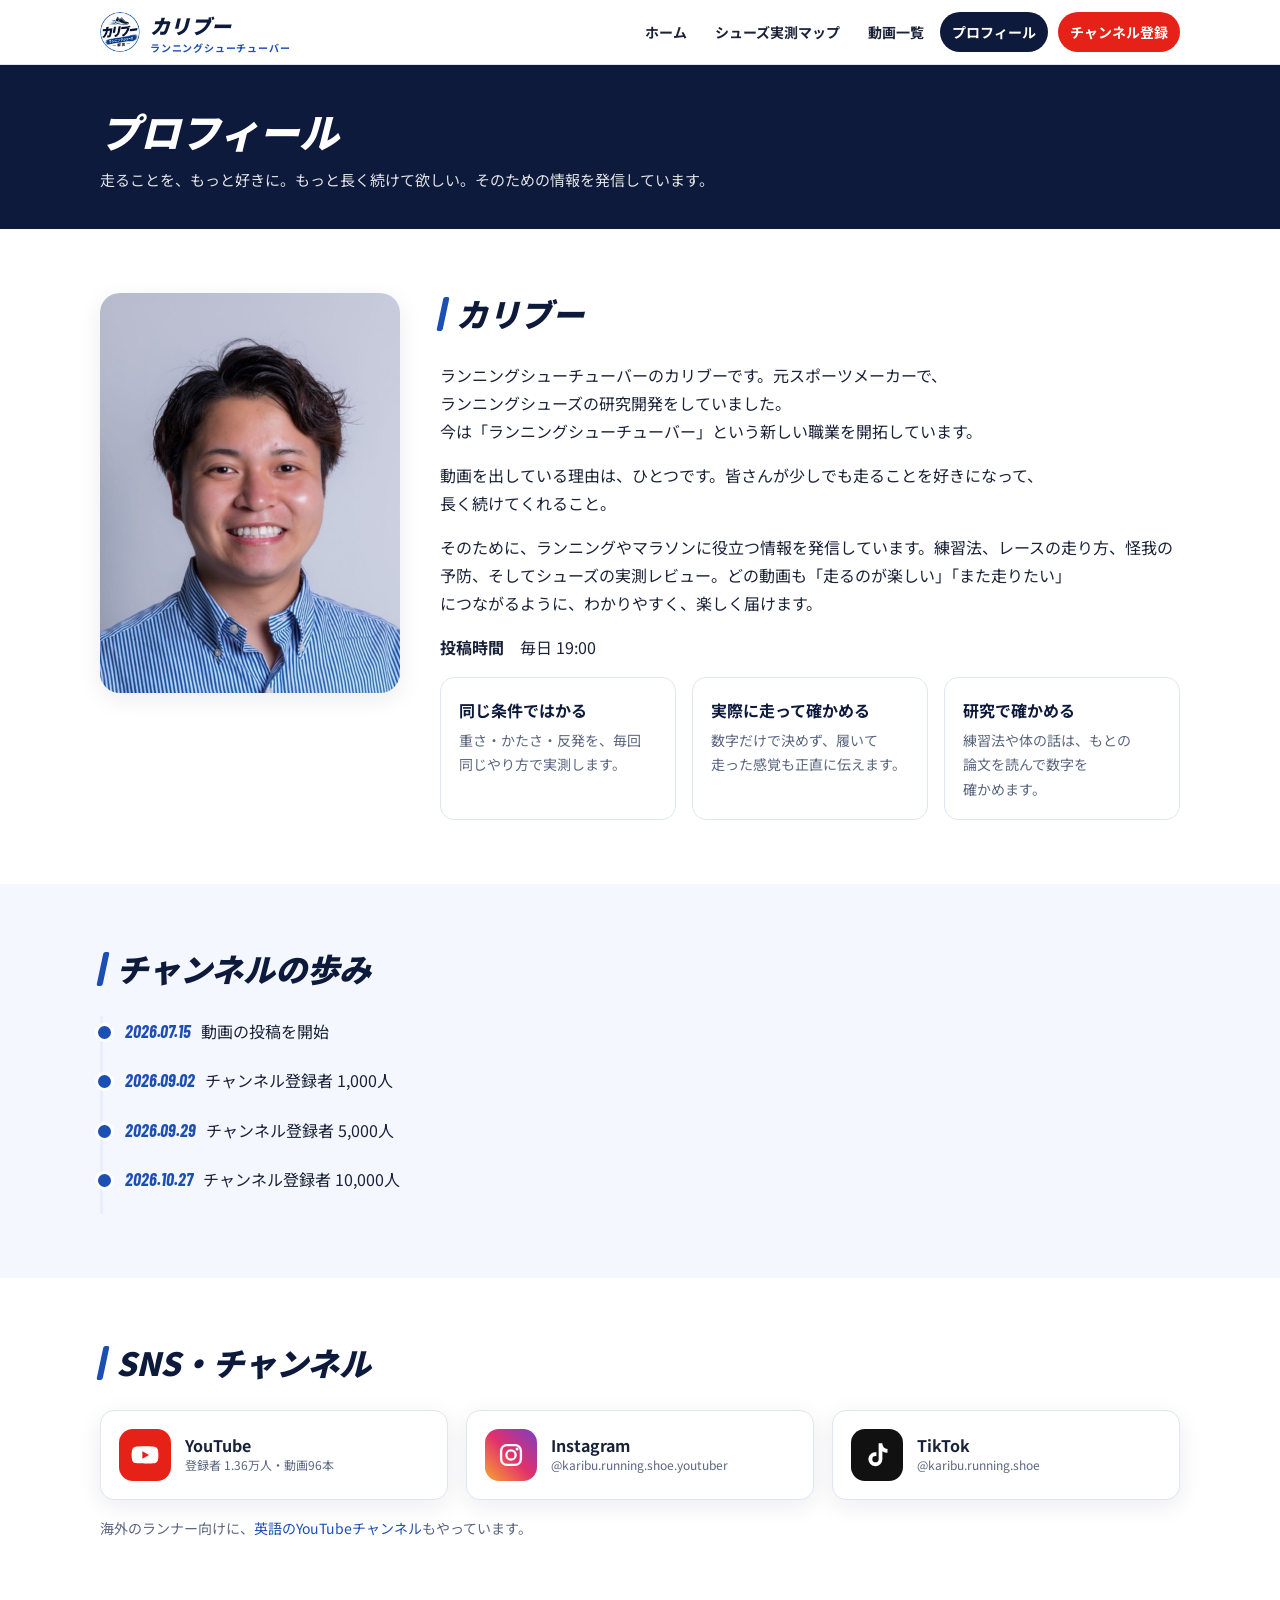
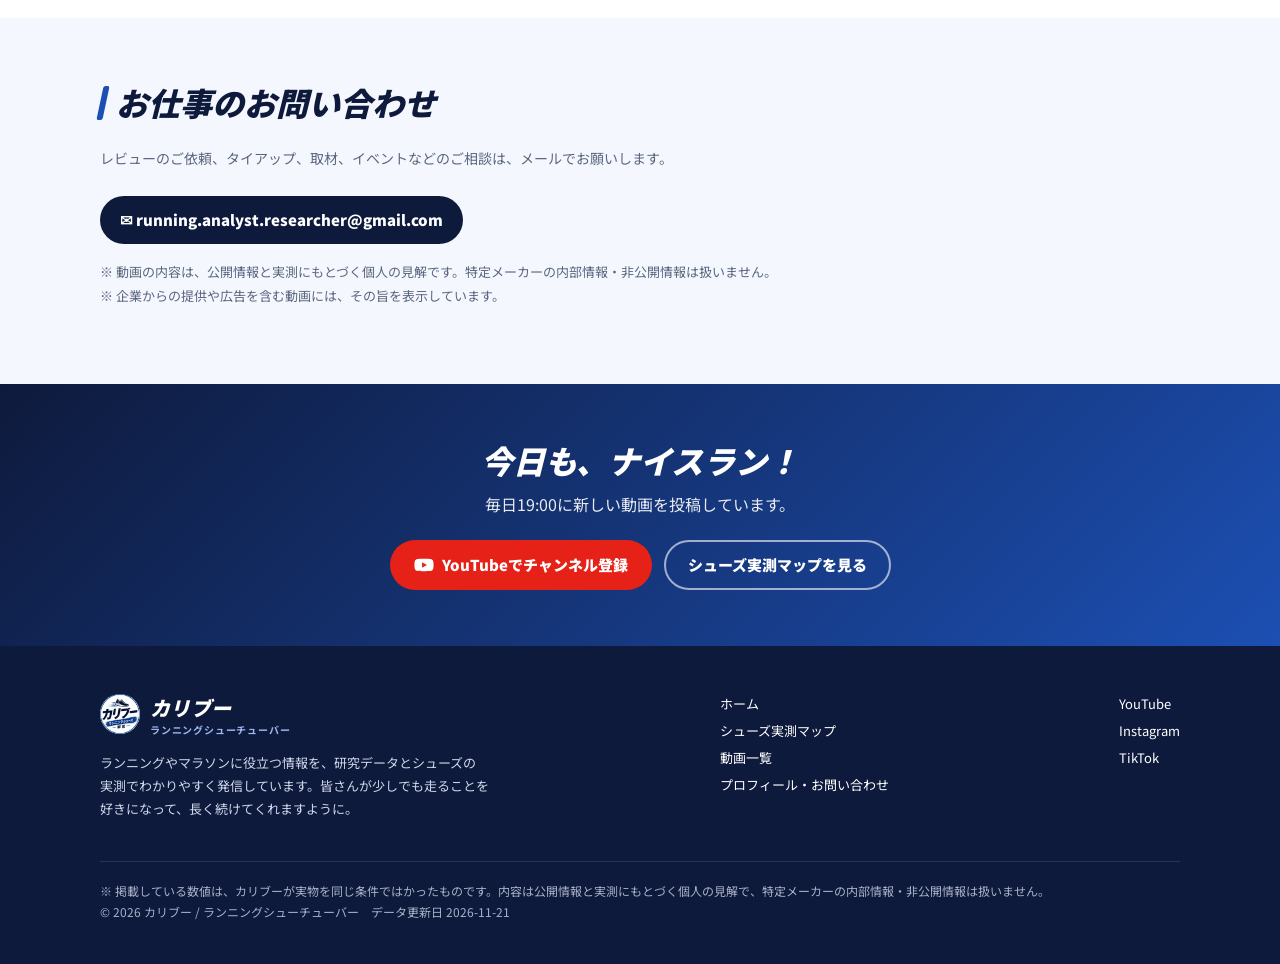
<file: site/about.html>
<!doctype html>
<html lang="ja">
<head>
<meta charset="utf-8">
<meta name="viewport" content="width=device-width,initial-scale=1">
<title>プロフィール・お問い合わせ｜カリブー / ランニングシューチューバー</title>
<meta name="description" content="走ることを好きになって、長く続けてもらうために発信する、ランニングシューチューバー カリブーのプロフィール、チャンネルの歩み、SNS、お仕事のお問い合わせ先。">
<meta property="og:type" content="website">
<meta property="og:site_name" content="カリブー / ランニングシューチューバー">
<meta property="og:title" content="プロフィール・お問い合わせ｜カリブー / ランニングシューチューバー">
<meta property="og:description" content="走ることを好きになって、長く続けてもらうために発信する、ランニングシューチューバー カリブーのプロフィール、チャンネルの歩み、SNS、お仕事のお問い合わせ先。">
<meta property="og:image" content="https://karibu-running.github.io/img/ogp.png">
<meta property="og:url" content="https://karibu-running.github.io/about.html">
<link rel="canonical" href="https://karibu-running.github.io/about.html">
<meta name="twitter:card" content="summary_large_image">
<meta name="theme-color" content="#0e1a3c">
<link rel="icon" href="img/icon.png">
<link rel="apple-touch-icon" href="img/apple-touch-icon.png">
<link rel="preconnect" href="https://fonts.googleapis.com">
<link rel="preconnect" href="https://fonts.gstatic.com" crossorigin>
<link href="https://fonts.googleapis.com/css2?family=Barlow+Condensed:ital,wght@1,700&family=Noto+Sans+JP:wght@400;700;900&display=swap" rel="stylesheet">
<link rel="stylesheet" href="css/style.css">
</head>
<body data-page="about">
<header class="hd" id="hd"></header>
<main>
<section class="page-h"><div class="wrap"><h1>プロフィール</h1><p>走ることを、もっと好きに。もっと長く続けて欲しい。そのための情報を発信しています。</p></div></section>

<section class="sec"><div class="wrap two">
  <div class="ph"><img src="img/profile.jpg" alt="カリブーの顔写真" width="600" height="600"></div>
  <div>
    <div class="sec-h"><h2>カリブー</h2></div>
    <p>ランニングシューチューバーのカリブーです。元スポーツメーカーで、ランニングシューズの研究開発をしていました。<br>今は「ランニングシューチューバー」という新しい職業を開拓しています。</p>
    <p>動画を出している理由は、ひとつです。皆さんが少しでも走ることを好きになって、長く続けてくれること。</p>
    <p>そのために、ランニングやマラソンに役立つ情報を発信しています。練習法、レースの走り方、怪我の予防、そしてシューズの実測レビュー。どの動画も<span class="np nw">「走るのが楽しい」</span><span class="np nw">「また走りたい」</span>につながるように、わかりやすく、楽しく届けます。</p>
    <p><b>投稿時間</b>　毎日 19:00</p>
    <div class="kv">
      <div><b>同じ条件ではかる</b><p>重さ・かたさ・反発を、毎回同じやり方で実測します。</p></div>
      <div><b>実際に走って確かめる</b><p>数字だけで決めず、履いて走った感覚も正直に伝えます。</p></div>
      <div><b>研究で確かめる</b><p>練習法や体の話は、もとの論文を読んで数字を確かめます。</p></div>
    </div>
  </div>
</div></section>

<section class="sec alt"><div class="wrap">
  <div class="sec-h"><h2>チャンネルの歩み</h2></div>
  <ul class="tl">
    <li><time>2026.07.15</time>動画の投稿を開始</li>
    <li><time>2026.09.02</time>チャンネル登録者 1,000人</li>
    <li><time>2026.09.29</time>チャンネル登録者 5,000人</li>
    <li><time>2026.10.27</time>チャンネル登録者 10,000人</li>
  </ul>
</div></section>

<section class="sec"><div class="wrap">
  <div class="sec-h"><h2>SNS・チャンネル</h2></div>
  <div id="sns"></div>
</div></section>

<section class="sec alt"><div class="wrap">
  <div class="sec-h"><h2>お仕事のお問い合わせ</h2><p>レビューのご依頼、タイアップ、取材、イベントなどのご相談は、メールでお願いします。</p></div>
  <p><a class="btn nv" id="mail"></a></p>
  <p class="note">※ 動画の内容は、公開情報と実測にもとづく個人の見解です。特定メーカーの内部情報・非公開情報は扱いません。<br>※ 企業からの提供や広告を含む動画には、その旨を表示しています。</p>
</div></section>
</main>
<div id="ft"></div>
<script src="data/data.js"></script>
<script src="js/app.js"></script>
<script src="js/about.js"></script>
</body>
</html>
</file>
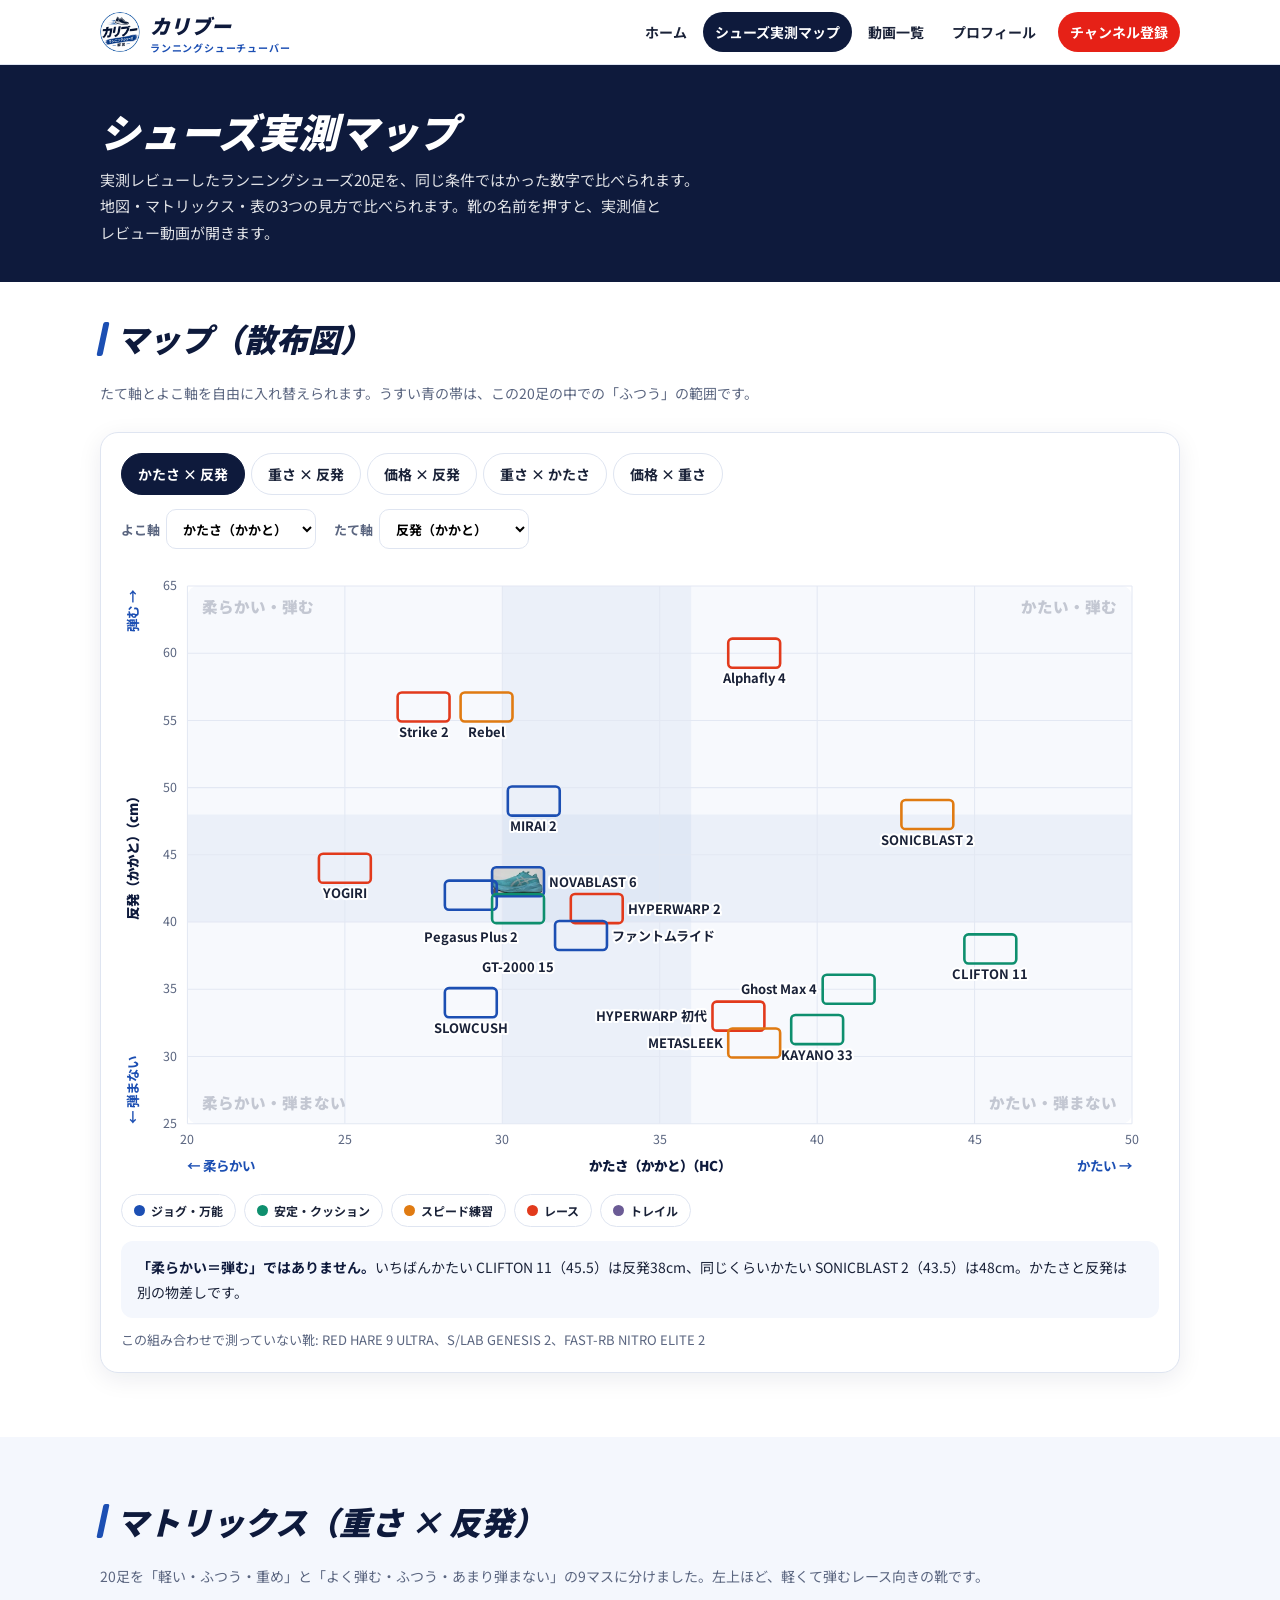
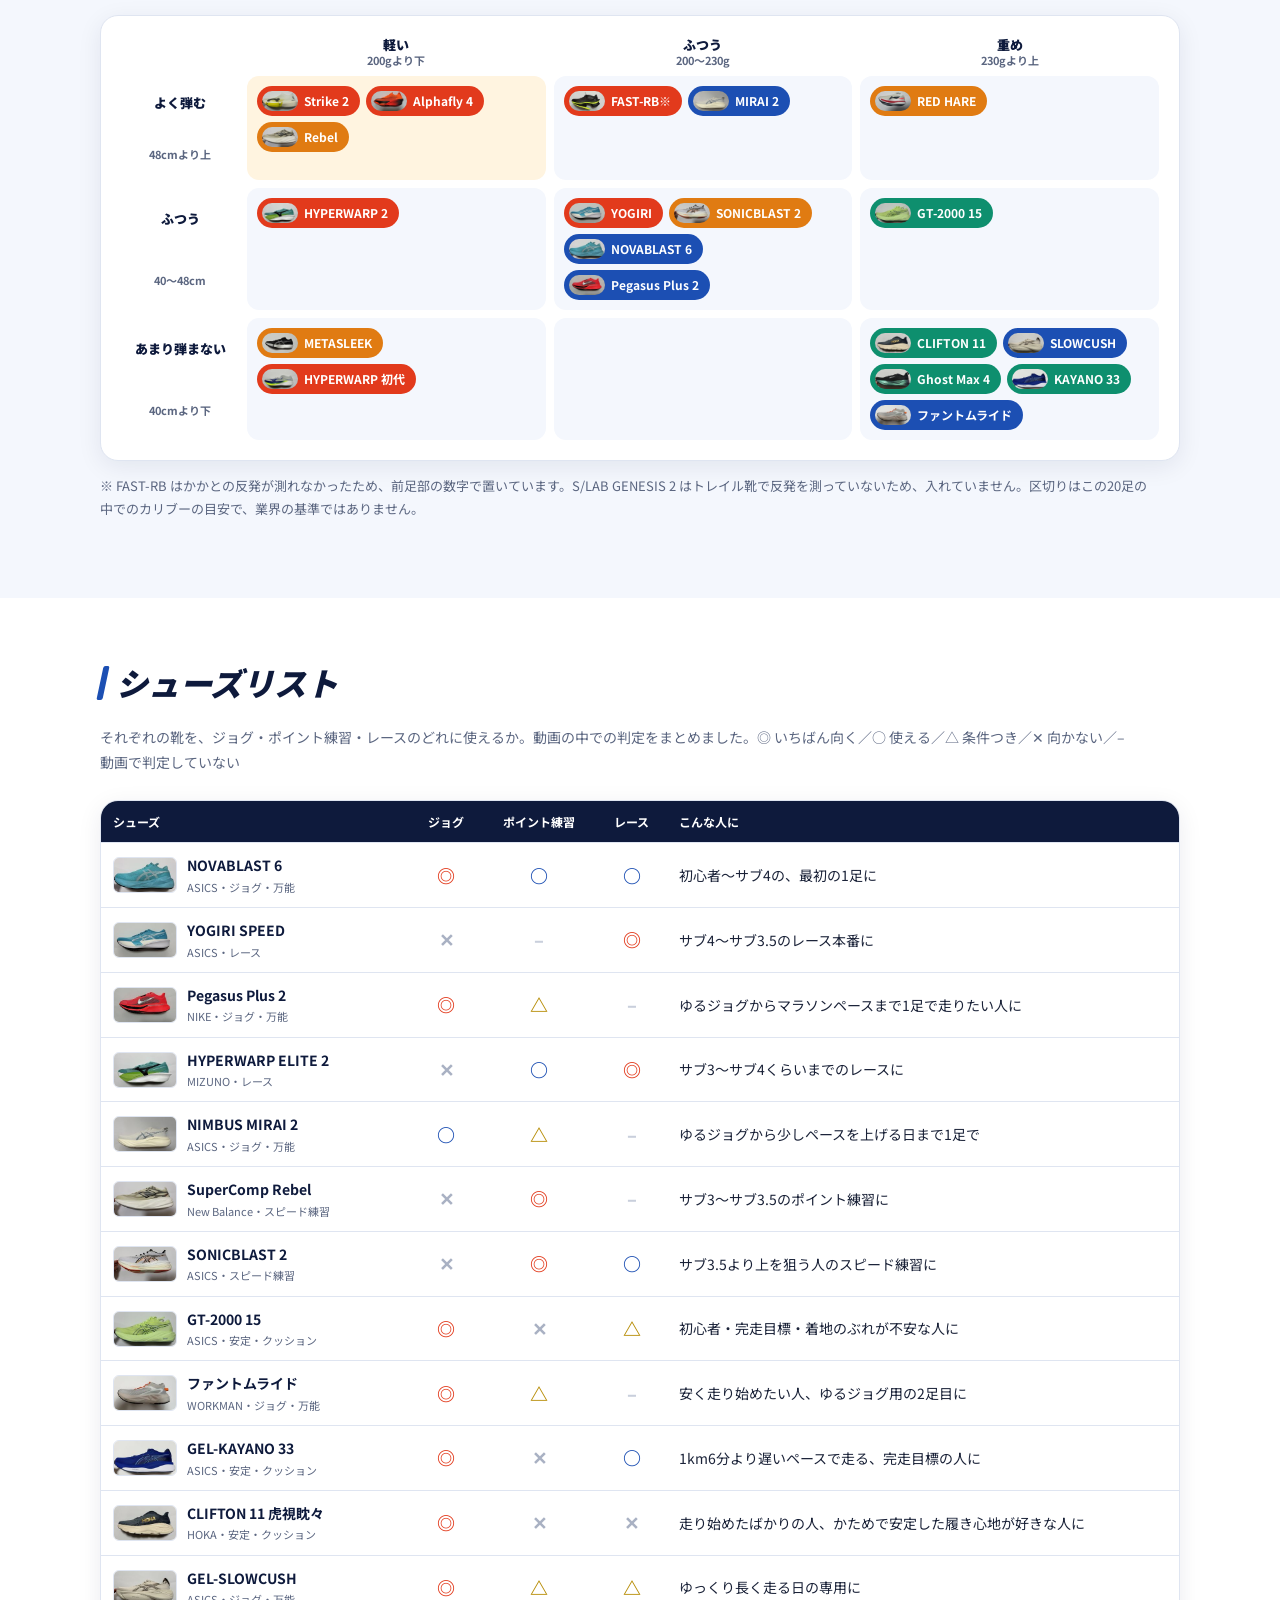
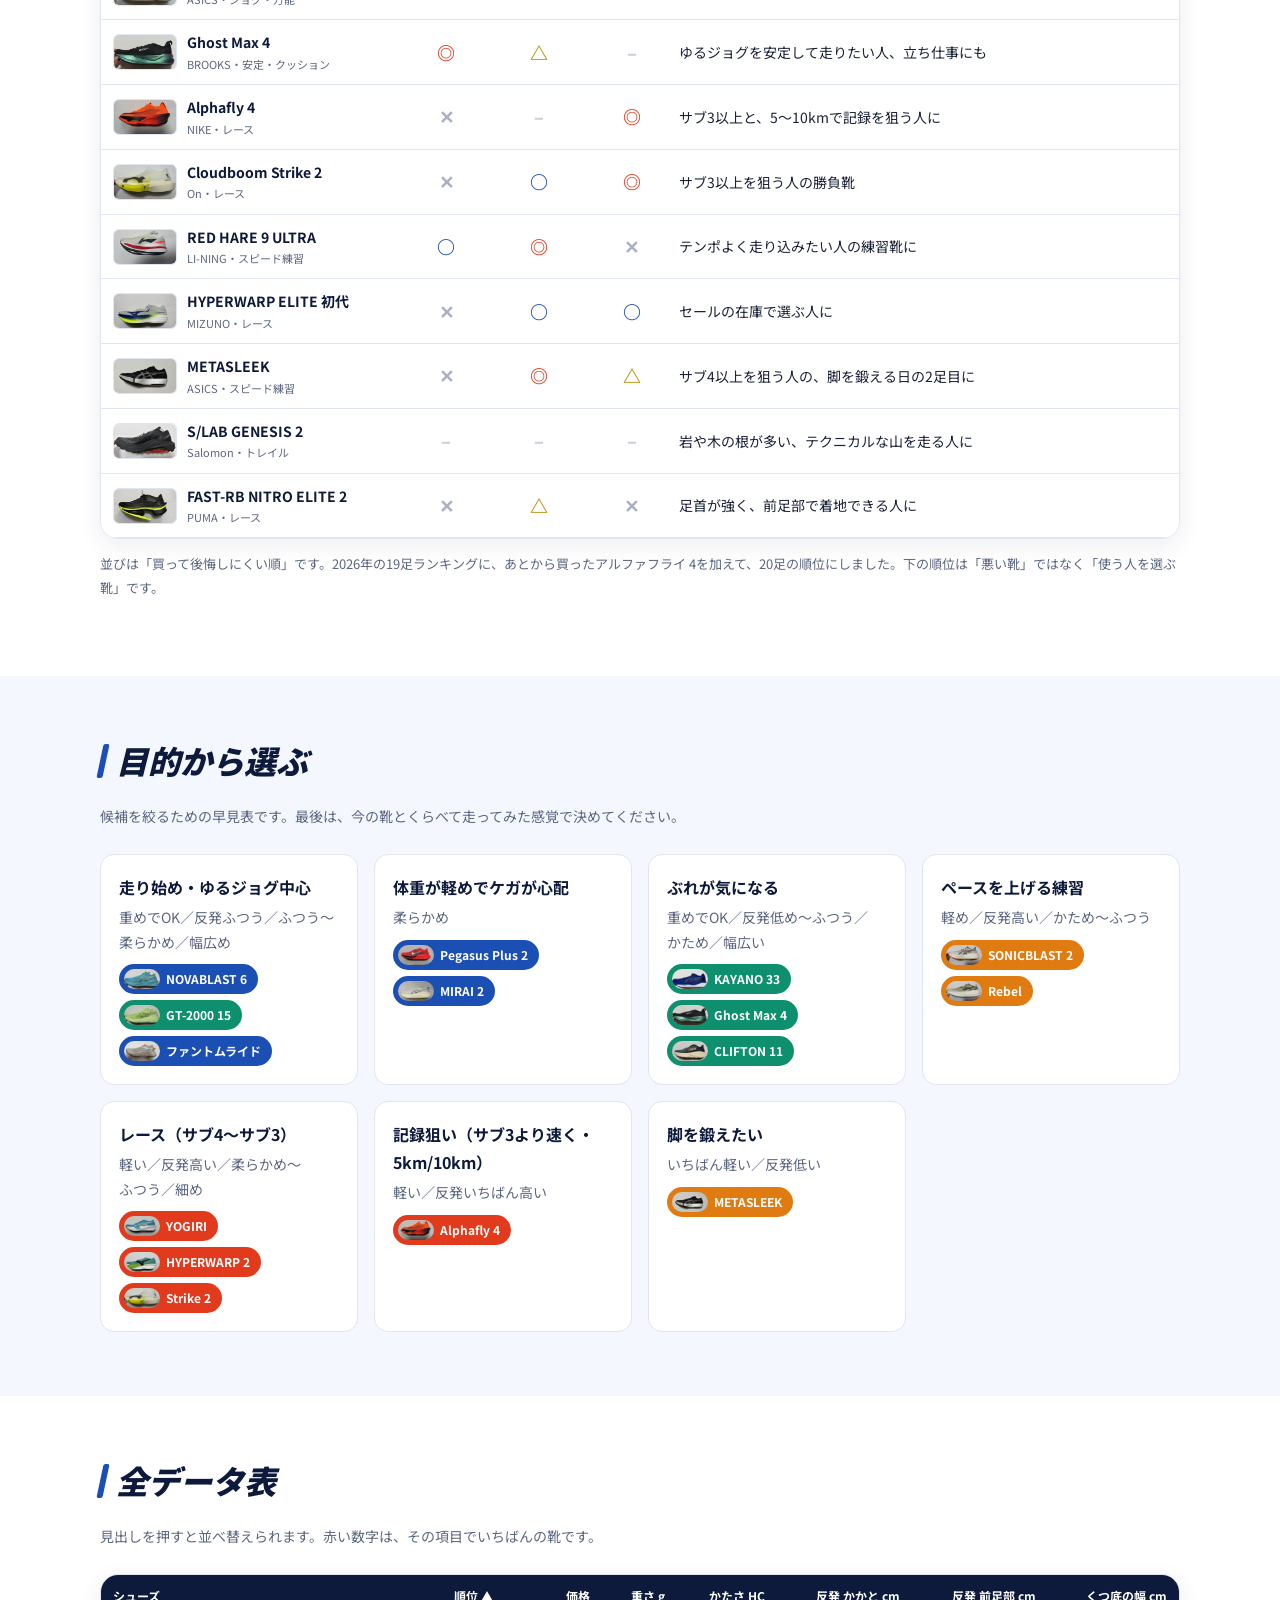
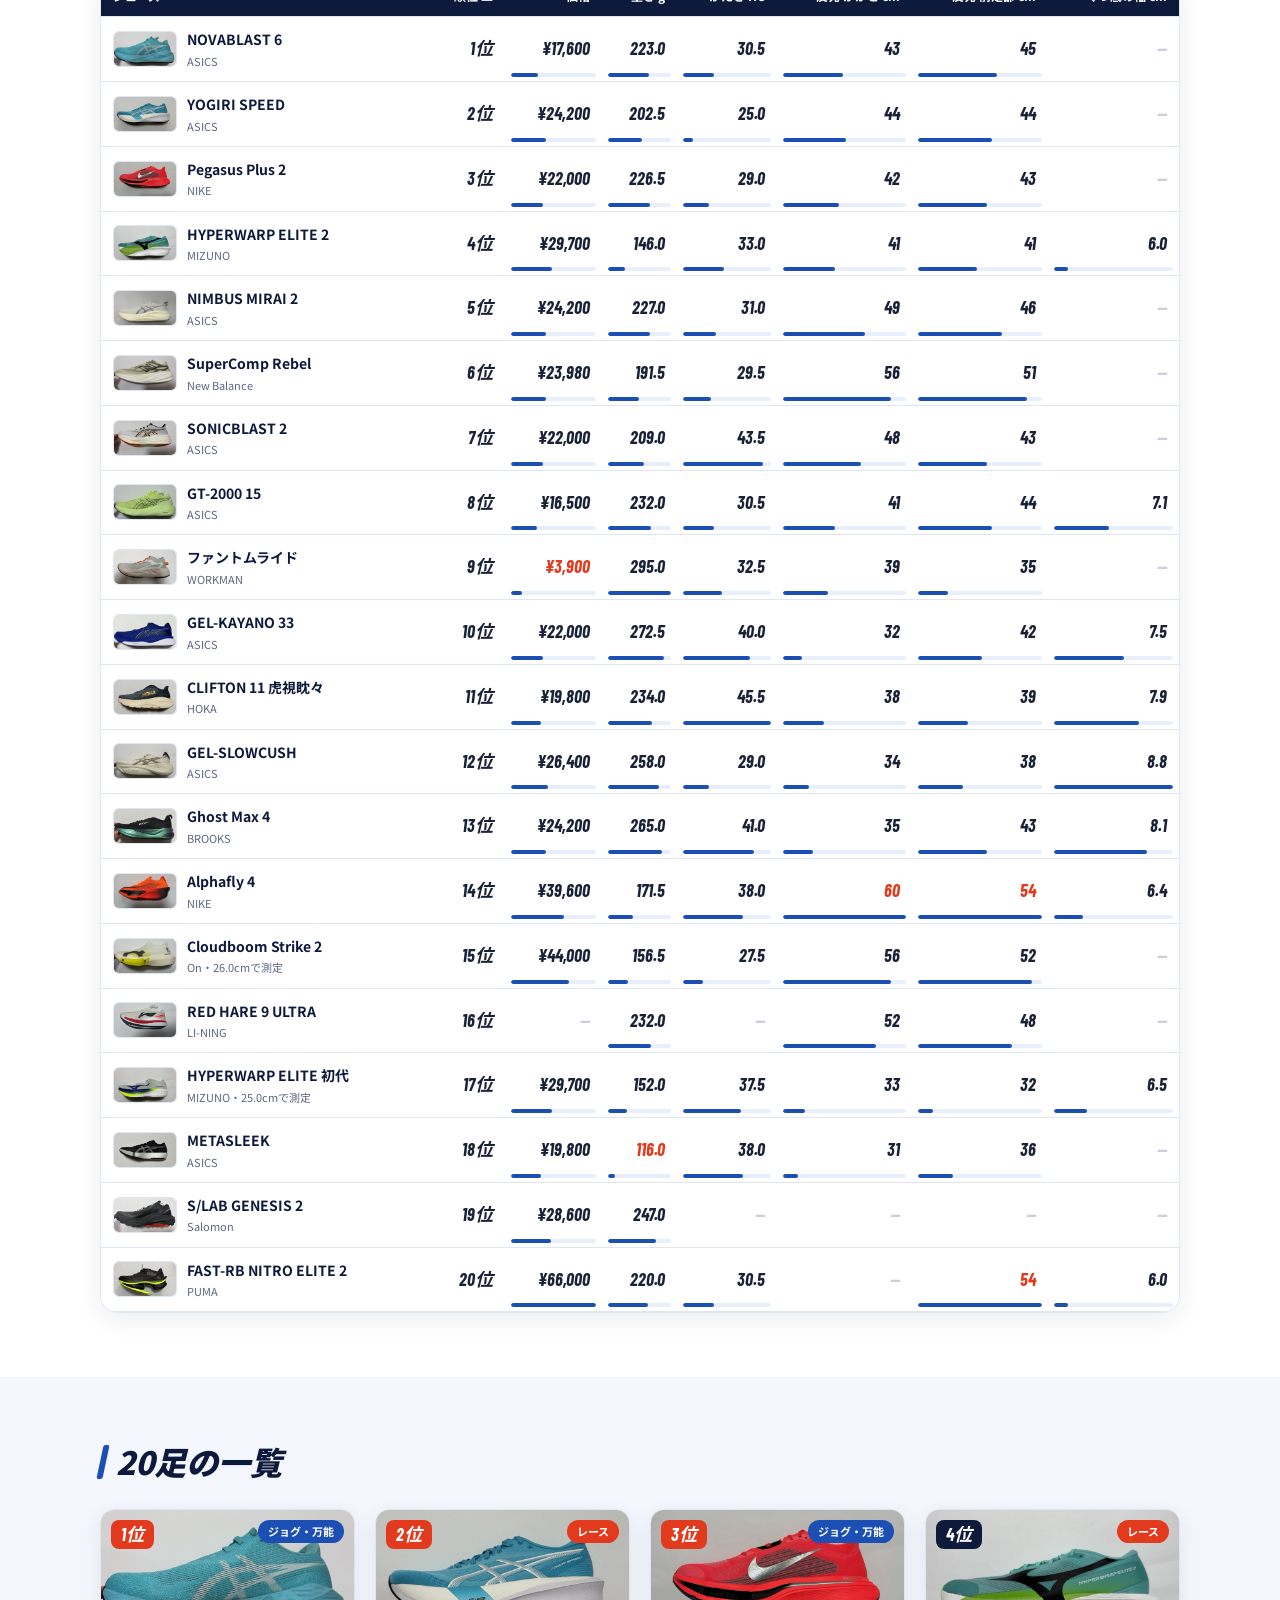
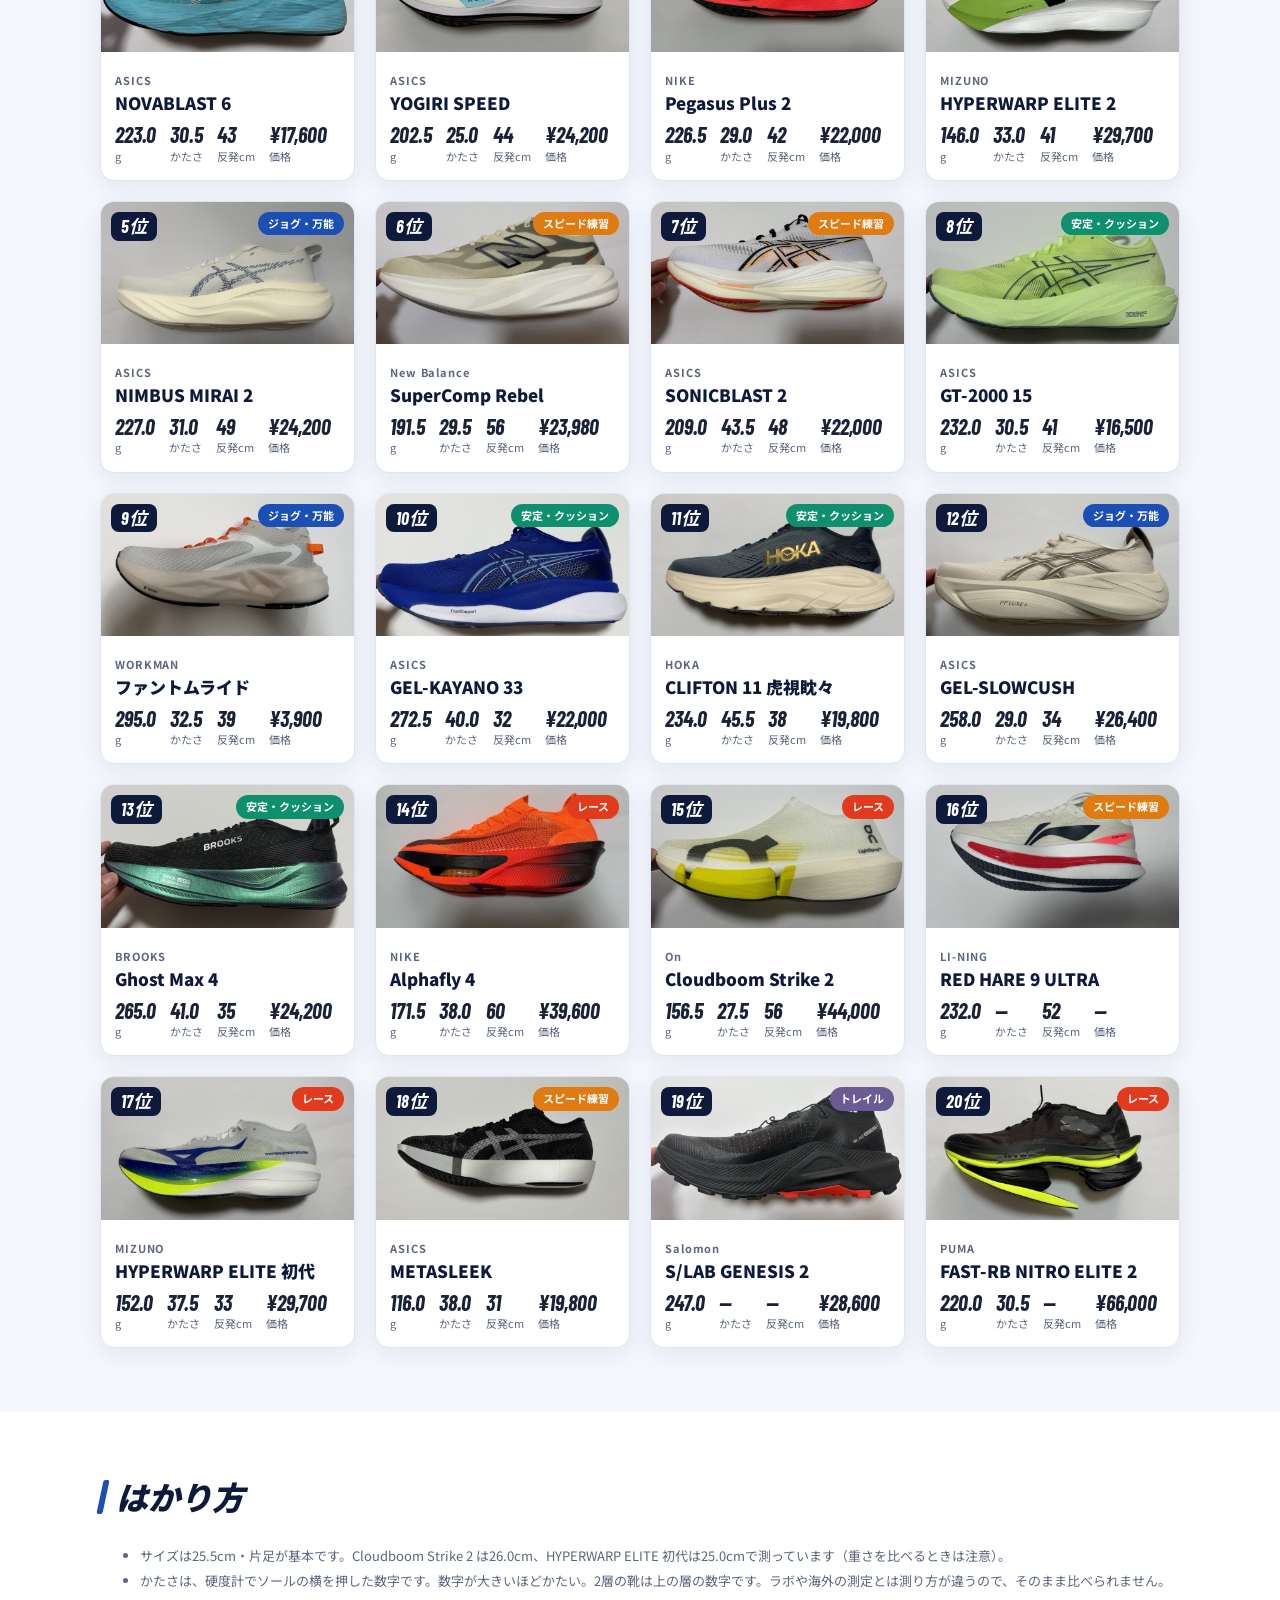
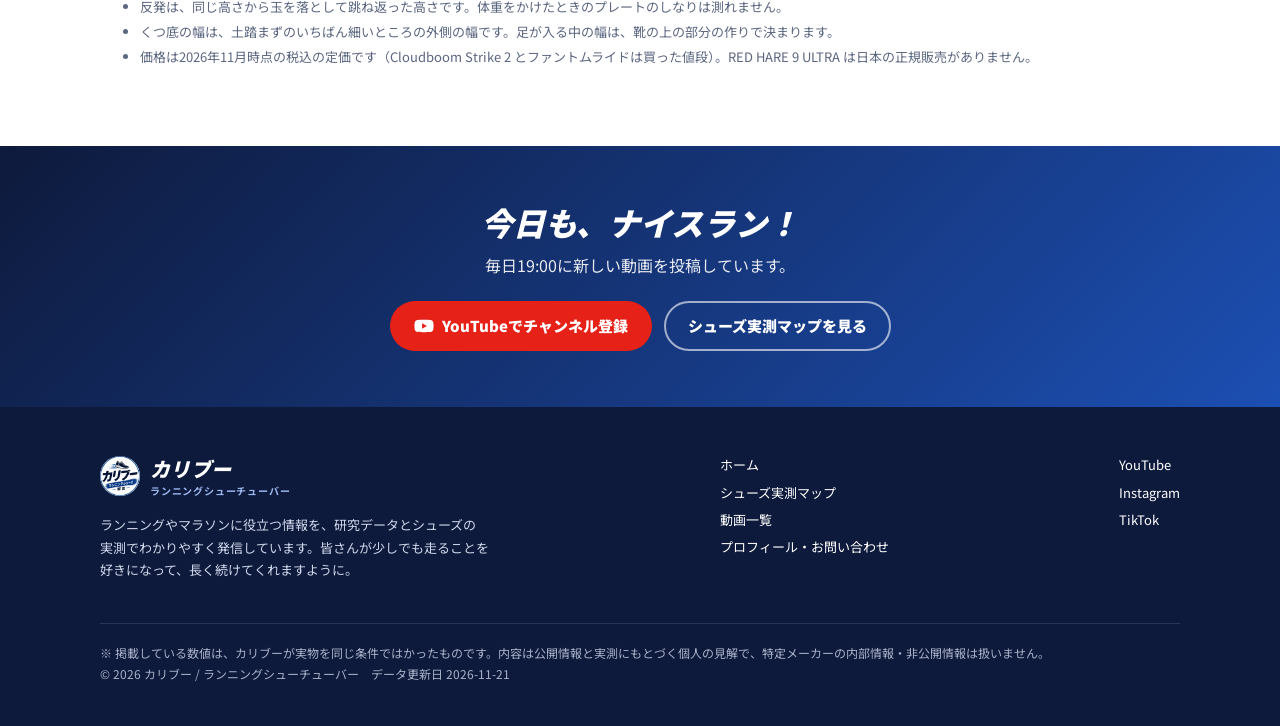
<file: site/shoes.html>
<!doctype html>
<html lang="ja">
<head>
<meta charset="utf-8">
<meta name="viewport" content="width=device-width,initial-scale=1">
<title>シューズ実測マップ｜20足の重さ・かたさ・反発をマップとマトリックスで比較｜カリブー</title>
<meta name="description" content="ランニングシューズ20足の実測レビュー。重さ・かたさ・反発・くつ底の幅を同じ条件ではかりました。散布図のマップ、重さ×反発のマトリックス、用途別の向き不向きで比べられます。">
<meta property="og:type" content="website">
<meta property="og:site_name" content="カリブー / ランニングシューチューバー">
<meta property="og:title" content="シューズ実測マップ｜20足の重さ・かたさ・反発をマップとマトリックスで比較｜カリブー">
<meta property="og:description" content="ランニングシューズ20足の実測レビュー。重さ・かたさ・反発・くつ底の幅を同じ条件ではかりました。散布図のマップ、重さ×反発のマトリックス、用途別の向き不向きで比べられます。">
<meta property="og:image" content="https://karibu-running.github.io/img/ogp.png">
<meta property="og:url" content="https://karibu-running.github.io/shoes.html">
<link rel="canonical" href="https://karibu-running.github.io/shoes.html">
<meta name="twitter:card" content="summary_large_image">
<meta name="theme-color" content="#0e1a3c">
<link rel="icon" href="img/icon.png">
<link rel="apple-touch-icon" href="img/apple-touch-icon.png">
<link rel="preconnect" href="https://fonts.googleapis.com">
<link rel="preconnect" href="https://fonts.gstatic.com" crossorigin>
<link href="https://fonts.googleapis.com/css2?family=Barlow+Condensed:ital,wght@1,700&family=Noto+Sans+JP:wght@400;700;900&display=swap" rel="stylesheet">
<link rel="stylesheet" href="css/style.css">
</head>
<body data-page="shoes">
<header class="hd" id="hd"></header>
<main>
<section class="page-h"><div class="wrap"><h1>シューズ実測マップ</h1><p>実測レビューしたランニングシューズ20足を、同じ条件ではかった数字で比べられます。地図・マトリックス・表の3つの見方で比べられます。靴の名前を押すと、実測値とレビュー動画が開きます。</p></div></section>

<section class="sec" style="padding-top:36px"><div class="wrap">
  <div class="sec-h"><h2>マップ（散布図）</h2><p>たて軸とよこ軸を自由に入れ替えられます。うすい青の帯は、この20足の中での「ふつう」の範囲です。</p></div>
  <div class="panel">
    <div class="presets tabs" id="presets"></div>
    <div class="ax"><label>よこ軸<select id="ax-x"></select></label><label>たて軸<select id="ax-y"></select></label></div>
    <div class="mapwrap scroll"><svg id="map" role="group" aria-label="シューズの散布図"></svg></div>
    <div class="legend" id="legend" aria-label="タイプで絞り込む"></div>
    <div class="insight" id="insight"></div>
    <p class="note" id="miss" style="margin:10px 0 0"></p>
  </div>
</div></section>

<section class="sec alt"><div class="wrap">
  <div class="sec-h"><h2>マトリックス（重さ × 反発）</h2><p>20足を「軽い・ふつう・重め」と「よく弾む・ふつう・あまり弾まない」の9マスに分けました。左上ほど、軽くて弾むレース向きの靴です。</p></div>
  <div class="panel scroll"><div class="mx" id="mx"></div></div>
  <p class="note">※ FAST-RB はかかとの反発が測れなかったため、前足部の数字で置いています。S/LAB GENESIS 2 はトレイル靴で反発を測っていないため、入れていません。区切りはこの20足の中でのカリブーの目安で、業界の基準ではありません。</p>
</div></section>

<section class="sec"><div class="wrap">
  <div class="sec-h"><h2>シューズリスト</h2><p>それぞれの靴を、ジョグ・ポイント練習・レースのどれに使えるか。動画の中での判定をまとめました。◎ いちばん向く／○ 使える／△ 条件つき／✕ 向かない／– 動画で判定していない</p></div>
  <div class="panel scroll" style="padding:0;overflow:auto;border-radius:18px"><table class="t" id="use"></table></div>
  <p class="note">並びは「買って後悔しにくい順」です。2026年の19足ランキングに、あとから買ったアルファフライ 4を加えて、20足の順位にしました。下の順位は「悪い靴」ではなく「使う人を選ぶ靴」です。</p>
</div></section>

<section class="sec alt"><div class="wrap">
  <div class="sec-h"><h2>目的から選ぶ</h2><p>候補を絞るための早見表です。最後は、今の靴とくらべて走ってみた感覚で決めてください。</p></div>
  <div class="kv" id="guide"></div>
</div></section>

<section class="sec"><div class="wrap">
  <div class="sec-h"><h2>全データ表</h2><p>見出しを押すと並べ替えられます。赤い数字は、その項目でいちばんの靴です。</p></div>
  <div class="panel scroll" style="padding:0;overflow:auto;border-radius:18px"><table class="t" id="tbl"></table></div>
</div></section>

<section class="sec alt"><div class="wrap">
  <div class="sec-h"><h2>20足の一覧</h2></div>
  <div class="shoes" id="cards"></div>
</div></section>

<section class="sec"><div class="wrap">
  <div class="sec-h"><h2>はかり方</h2></div>
  <ul class="note">
    <li>サイズは25.5cm・片足が基本です。Cloudboom Strike 2 は26.0cm、HYPERWARP ELITE 初代は25.0cmで測っています（重さを比べるときは注意）。</li>
    <li>かたさは、硬度計でソールの横を押した数字です。数字が大きいほどかたい。2層の靴は上の層の数字です。ラボや海外の測定とは測り方が違うので、そのまま比べられません。</li>
    <li>反発は、同じ高さから玉を落として跳ね返った高さです。体重をかけたときのプレートのしなりは測れません。</li>
    <li>くつ底の幅は、土踏まずのいちばん細いところの外側の幅です。足が入る中の幅は、靴の上の部分の作りで決まります。</li>
    <li>価格は2026年11月時点の税込の定価です（Cloudboom Strike 2 とファントムライドは買った値段）。RED HARE 9 ULTRA は日本の正規販売がありません。</li>
  </ul>
</div></section>
</main>
<div id="ft"></div>
<script src="data/data.js"></script>
<script src="js/app.js"></script>
<script src="js/shoes.js"></script>
</body>
</html>
</file>
<file: site/css/style.css>
:root{
  --navy:#0e1a3c; --navy2:#16275a; --blue:#1c4fb3; --blue-l:#e8effc; --sky:#f4f7fd;
  --ink:#1a2238; --sub:#5b6680; --line:#dfe5f1; --bg:#ffffff; --red:#e23a1c; --gold:#f2b01e;
  --c-jog:#1c4fb3; --c-stable:#0e8f6e; --c-speed:#e07b12; --c-race:#e23a1c; --c-trail:#6b5b95;
  --r:14px; --shadow:0 6px 24px rgba(14,26,60,.08);
  --num:"Barlow Condensed","Noto Sans JP",sans-serif;
}
*{box-sizing:border-box}
html{scroll-behavior:smooth;-webkit-text-size-adjust:100%}
body{margin:0;background:var(--bg);color:var(--ink);font-family:"Noto Sans JP","Hiragino Sans","Yu Gothic",sans-serif;line-height:1.75;font-size:16px;overflow-x:hidden}
img{max-width:100%;height:auto;display:block}
a{color:var(--blue);text-decoration:none}
a:hover{text-decoration:underline}
h1,h2,h3{line-height:1.3;margin:0}
button{font:inherit;color:inherit;cursor:pointer}
.wrap{max-width:1120px;margin:0 auto;padding:0 20px}
.num{font-family:var(--num);font-weight:700;font-style:italic;letter-spacing:.01em}

/* header */
.hd{position:sticky;top:0;z-index:50;background:rgba(255,255,255,.94);backdrop-filter:blur(10px);border-bottom:1px solid var(--line)}
.hd .wrap{display:flex;align-items:center;gap:16px;height:64px}
.brand{display:flex;align-items:center;gap:10px;color:var(--navy);font-weight:900;font-style:italic;font-size:20px;letter-spacing:.02em;white-space:nowrap}
.brand:hover{text-decoration:none}
.brand img{width:40px;height:40px;border-radius:50%}
.brand small{display:block;font-size:10px;font-style:normal;font-weight:700;color:var(--blue);letter-spacing:.08em;margin-top:-4px}
.nav{margin-left:auto;display:flex;gap:4px;align-items:center}
.nav a{color:var(--ink);font-weight:700;font-size:14px;padding:8px 12px;border-radius:999px}
.nav a:hover{background:var(--sky);text-decoration:none}
.nav a.on{background:var(--navy);color:#fff}
.nav a.sub{background:#e62117;color:#fff;margin-left:6px}
.menu{display:none;margin-left:auto;background:none;border:1px solid var(--line);border-radius:10px;width:44px;height:44px;font-size:20px}
@media(max-width:760px){
  .menu{display:block}
  .nav{display:none;position:absolute;top:64px;left:0;right:0;background:#fff;border-bottom:1px solid var(--line);flex-direction:column;align-items:stretch;padding:10px 16px 16px;gap:6px}
  .nav.open{display:flex}
  .nav a{padding:12px 14px;font-size:16px}
  .nav a.sub{margin-left:0;text-align:center}
}

/* hero */
.hero{background:var(--navy) url(../img/hero_bg.jpg) center top/max(100%,1500px) auto repeat;color:#fff;position:relative;overflow:hidden}
.hero:before{content:"";position:absolute;inset:0;background:linear-gradient(90deg,rgba(10,19,46,.94) 0%,rgba(10,19,46,.88) 48%,rgba(10,19,46,.62) 100%)}
.hero h1,.hero p.lead,.hero .stats{text-shadow:0 2px 14px rgba(5,10,28,.9)}
@media(max-width:820px){.hero{background-size:960px auto;background-position:right top}.hero:before{background:rgba(10,19,46,.86)}}
.hero .wrap{position:relative;display:grid;grid-template-columns:1.25fr .75fr;gap:32px;align-items:center;padding-top:64px;padding-bottom:64px}
.hero .kicker{display:inline-block;font-size:13px;font-weight:700;letter-spacing:.12em;background:rgba(255,255,255,.14);padding:4px 14px;border-radius:999px;margin-bottom:18px}
.hero h1 span{display:inline-block}
.hero h1 .l3{white-space:nowrap}
.hero .nice{margin:10px 0 0;color:#ffd75a;font-weight:900;font-style:italic;font-size:clamp(20px,calc((100vw - 72px)*.04),38px);line-height:1.3;letter-spacing:.01em;text-shadow:0 2px 14px rgba(5,10,28,.9)}
.hero h1{font-size:clamp(22px,calc((100vw - 72px)*.05),50px);font-weight:900;font-style:italic;letter-spacing:.01em}
.hero h1 em{font-style:inherit;color:inherit}
.hero p.lead{font-size:clamp(15px,1.9vw,18px);margin:16px 0 26px;max-width:34em}
.hero .art{justify-self:center;width:min(320px,70vw);aspect-ratio:1;border-radius:50%;background:#fff;box-shadow:0 20px 60px rgba(0,0,0,.35);padding:6px}
.hero .art img{border-radius:50%;width:100%;height:auto}
.btns{display:flex;flex-wrap:wrap;gap:12px}
.btn{display:inline-flex;align-items:center;gap:8px;font-weight:900;padding:13px 22px;border-radius:999px;border:2px solid transparent;font-size:15px;line-height:1.2}
.btn:hover{text-decoration:none;transform:translateY(-1px)}
.btn.yt{background:#e62117;color:#fff}
.btn.wh{background:#fff;color:var(--navy)}
.btn.gh{border-color:rgba(255,255,255,.6);color:#fff}
.btn.nv{background:var(--navy);color:#fff}
.btn.ol{border-color:var(--navy);color:var(--navy);background:#fff}
.stats{display:flex;flex-wrap:wrap;gap:10px 34px;margin-top:34px}
.stats div{font-size:13px;opacity:.9}
.stats b{display:block;font-family:var(--num);font-style:italic;font-size:44px;line-height:1;color:#fff;opacity:1}
.stats b small{font-size:18px;font-family:"Noto Sans JP";font-style:normal;margin-left:2px}
@media(max-width:760px){.hero h1{font-size:clamp(20px,calc((100vw - 40px)/12.6),44px)}.hero .wrap{grid-template-columns:1fr;padding-top:40px;padding-bottom:44px}.hero .art{order:-1;width:150px}.stats b{font-size:36px}}

/* sections */
.sec{padding:64px 0}
.sec.alt{background:var(--sky)}
.sec-h{display:flex;align-items:flex-end;justify-content:space-between;gap:16px;margin-bottom:26px;flex-wrap:wrap}
.sec-h h2{font-size:clamp(22px,3.4vw,32px);font-weight:900;font-style:italic;color:var(--navy);position:relative;padding-left:16px}
.sec-h h2:before{content:"";position:absolute;left:0;top:.12em;bottom:.12em;width:6px;background:var(--blue);transform:skewX(-12deg);border-radius:2px}
.sec-h p{margin:6px 0 0;color:var(--sub);font-size:14px;width:100%}
.more{font-weight:900;font-size:14px;white-space:nowrap}
.page-h{background:var(--navy);color:#fff;padding:40px 0 36px}
.page-h h1{font-size:clamp(26px,4.4vw,40px);font-weight:900;font-style:italic}
.page-h p{margin:10px 0 0;opacity:.88;max-width:46em;font-size:15px}

/* video cards */
.grid{display:grid;grid-template-columns:repeat(auto-fill,minmax(250px,1fr));gap:22px}
.vc{background:#fff;border-radius:var(--r);overflow:hidden;box-shadow:var(--shadow);display:flex;flex-direction:column;border:1px solid var(--line);text-align:left;padding:0;transition:transform .15s,box-shadow .15s}
.vc:hover{transform:translateY(-3px);box-shadow:0 12px 32px rgba(14,26,60,.14);text-decoration:none}
.vc .th{position:relative;aspect-ratio:16/9;background:#dde3ef;overflow:hidden}
.vc .th img{width:100%;height:100%;object-fit:cover}
.vc .th:after{content:"▶";position:absolute;right:10px;bottom:10px;width:38px;height:38px;border-radius:50%;background:rgba(14,26,60,.82);color:#fff;display:grid;place-items:center;font-size:14px;padding-left:3px}
.vc .tt{padding:12px 14px 6px;font-size:14px;font-weight:700;color:var(--ink);line-height:1.5;display:-webkit-box;-webkit-line-clamp:3;-webkit-box-orient:vertical;overflow:hidden}
.vc .tg{padding:0 14px 14px;display:flex;flex-wrap:wrap;gap:6px;margin-top:auto}
.chip{font-size:11px;font-weight:700;color:var(--blue);background:var(--blue-l);border-radius:999px;padding:2px 10px}
.sgrid{display:grid;grid-template-columns:repeat(auto-fill,minmax(150px,1fr));gap:16px}
.sc{border-radius:var(--r);overflow:hidden;background:#000;position:relative;aspect-ratio:9/16;display:block;box-shadow:var(--shadow)}
.sc img{width:100%;height:100%;object-fit:cover;opacity:.92}
.sc span{position:absolute;left:0;right:0;bottom:0;padding:34px 10px 10px;color:#fff;font-size:12px;font-weight:700;line-height:1.45;background:linear-gradient(transparent,rgba(0,0,0,.85));display:-webkit-box;-webkit-line-clamp:4;-webkit-box-orient:vertical;overflow:hidden}

/* filters */
.tools{display:flex;flex-wrap:wrap;gap:10px;align-items:center;margin-bottom:22px}
.tabs{display:flex;gap:6px;flex-wrap:wrap}
.tab{border:1px solid var(--line);background:#fff;border-radius:999px;padding:8px 16px;font-weight:700;font-size:14px;min-height:40px}
.tab.on{background:var(--navy);border-color:var(--navy);color:#fff}
.tab small{opacity:.65;font-weight:400;margin-left:4px}
.search{flex:1;min-width:200px;border:1px solid var(--line);border-radius:999px;padding:10px 18px;font:inherit;font-size:15px;background:#fff}
.search:focus,.tab:focus-visible,.btn:focus-visible,select:focus-visible{outline:3px solid #9db8f0;outline-offset:1px}
.count{color:var(--sub);font-size:13px;margin:0 0 14px}

/* sns */
.sns{display:grid;grid-template-columns:repeat(3,1fr);gap:18px}
@media(max-width:820px){.sns{grid-template-columns:1fr}}
.ennote{margin-top:16px;font-size:14px;color:var(--sub)}
.sn{display:flex;gap:14px;align-items:center;padding:18px;border-radius:var(--r);background:#fff;border:1px solid var(--line);box-shadow:var(--shadow);color:var(--ink)}
.sn:hover{text-decoration:none;transform:translateY(-2px)}
.sn .ic{width:52px;height:52px;border-radius:14px;display:grid;place-items:center;color:#fff;flex:none}
.sn .ic svg{width:28px;height:28px;fill:currentColor}
.sn.yt .ic{background:#e62117}.sn.en .ic{background:var(--navy)}
.sn.ig .ic{background:linear-gradient(45deg,#f9a531,#e1306c 50%,#7b3fc4)}.sn.tk .ic{background:#111}
.sn b{display:block;font-size:16px;line-height:1.3}
.sn small{color:var(--sub);font-size:12px;overflow-wrap:anywhere;display:block;line-height:1.5}
.sn>span:last-child{min-width:0}

/* about blocks */
.two{display:grid;grid-template-columns:300px 1fr;gap:40px;align-items:start}
.two .ph{border-radius:20px;overflow:hidden;box-shadow:var(--shadow)}
@media(max-width:760px){.two{grid-template-columns:1fr}.two .ph{max-width:240px}}
.kv{display:grid;grid-template-columns:repeat(auto-fit,minmax(220px,1fr));gap:16px;margin-top:8px}
.kv div{background:#fff;border:1px solid var(--line);border-radius:var(--r);padding:18px}
.kv b{display:block;color:var(--navy);font-size:16px;margin-bottom:4px}
.kv p{margin:0;font-size:14px;color:var(--sub)}
.tl{list-style:none;margin:0;padding:0;border-left:3px solid var(--blue-l)}
.tl li{position:relative;padding:0 0 18px 22px}
.tl li:before{content:"";position:absolute;left:-8px;top:7px;width:13px;height:13px;border-radius:50%;background:var(--blue);border:3px solid #fff}
.tl time{font-family:var(--num);font-style:italic;font-weight:700;color:var(--blue);font-size:18px;margin-right:10px}
.note{font-size:13px;color:var(--sub);line-height:1.8}
.note li{margin-bottom:2px}

/* shoes: map */
.panel{background:#fff;border:1px solid var(--line);border-radius:18px;box-shadow:var(--shadow);padding:20px}
.ax{display:flex;flex-wrap:wrap;gap:10px 18px;align-items:center;margin-bottom:10px}
.ax label{font-size:13px;font-weight:700;color:var(--sub)}
.ax select{font:inherit;font-weight:700;padding:8px 12px;border-radius:10px;border:1px solid var(--line);background:#fff;margin-left:6px;min-height:40px}
.presets{display:flex;gap:6px;flex-wrap:wrap;margin-bottom:14px}
.legend{display:flex;flex-wrap:wrap;gap:6px 8px;margin:12px 0 0}
.lg{display:inline-flex;align-items:center;gap:6px;font-size:12px;font-weight:700;border:1px solid var(--line);background:#fff;border-radius:999px;padding:5px 12px;min-height:32px}
.lg i{width:11px;height:11px;border-radius:50%;display:inline-block}
.lg.off{opacity:.35}
#map{width:100%;height:auto;display:block;touch-action:manipulation;user-select:none}
#map text{font-family:"Noto Sans JP",sans-serif}
#map .pt{cursor:pointer}
#map .pt rect{transition:stroke-width .12s}
#map .pt:hover rect{stroke-width:4.5}
#map .pt text{font-size:12.5px;font-weight:700;fill:var(--ink);paint-order:stroke;stroke:#fff;stroke-width:4px;stroke-linejoin:round}
#map .pt.dim{opacity:.12;pointer-events:none}
.mapwrap{position:relative}
.insight{margin-top:14px;background:var(--sky);border-radius:12px;padding:14px 16px;font-size:14px}
.insight b{color:var(--navy)}

/* matrix 3x3 */
.mx{display:grid;grid-template-columns:118px repeat(3,1fr);gap:8px;min-width:640px}
.mx .hx,.mx .hy{font-size:13px;font-weight:900;color:var(--navy);display:grid;place-items:center;text-align:center;line-height:1.35}
.mx .hx small,.mx .hy small{display:block;font-weight:700;color:var(--sub);font-size:11px}
.mx .cell{background:var(--sky);border-radius:12px;min-height:104px;padding:10px;display:flex;flex-wrap:wrap;gap:6px;align-content:flex-start}
.mx .cell.hot{background:#fff4e0}
.pill{display:inline-flex;align-items:center;gap:6px;border:0;border-radius:999px;color:#fff;font-size:12px;font-weight:700;padding:5px 11px;line-height:1.3;min-height:30px}
.scroll{overflow-x:auto;-webkit-overflow-scrolling:touch}

.pill .tn{width:36px;height:20px;object-fit:cover;border-radius:999px;margin-left:-6px;background:#fff}
.nm{display:flex;align-items:center;gap:10px}
.nm .tn{width:64px;height:36px;object-fit:cover;border-radius:6px;flex:none;border:1px solid var(--line)}
/* tables */
table.t{border-collapse:collapse;width:100%;min-width:760px;font-size:14px;background:#fff}
.t th,.t td{padding:10px 12px;border-bottom:1px solid var(--line);text-align:right;white-space:nowrap}
.t th{position:sticky;top:0;background:var(--navy);color:#fff;font-size:12px;font-weight:700;cursor:pointer;user-select:none}
.t th:first-child,.t td:first-child{text-align:left;position:sticky;left:0;z-index:1}
.t td:first-child{background:#fff;font-weight:700;white-space:normal;min-width:170px;cursor:pointer;color:var(--navy)}
.t td:first-child small{display:block;font-weight:400;color:var(--sub);font-size:11px}
.t th:first-child{z-index:2}
.t th.s:after{content:" ▲"}.t th.s.d:after{content:" ▼"}
.t td.n{font-family:var(--num);font-style:italic;font-weight:700;font-size:18px;position:relative}
.t td.c{text-align:center;font-size:18px;font-weight:900}
.t tr:hover td{background:#f9fbff}
.bar{position:absolute;left:6px;right:6px;bottom:4px;height:4px;border-radius:2px;background:var(--blue-l);overflow:hidden}
.bar i{display:block;height:100%;background:var(--blue);border-radius:2px}
.best{color:var(--red)}
.u-a{color:var(--red)}.u-b{color:var(--blue)}.u-c{color:#b58a00}.u-x{color:#a9b1c3}.u-n{color:#c9cfdc;font-weight:400}

/* shoe cards */
.shoes{display:grid;grid-template-columns:repeat(auto-fill,minmax(240px,1fr));gap:20px}
.sh{background:#fff;border:1px solid var(--line);border-radius:var(--r);overflow:hidden;box-shadow:var(--shadow);text-align:left;padding:0;display:flex;flex-direction:column;transition:transform .15s}
.sh:hover{transform:translateY(-3px)}
.sh .im{aspect-ratio:16/9;background:#eef1f7;position:relative}
.sh .im img{width:100%;height:100%;object-fit:cover}
.sh .rk{position:absolute;left:10px;top:10px;background:var(--navy);color:#fff;font-family:var(--num);font-style:italic;font-weight:700;font-size:18px;border-radius:8px;padding:0 10px;line-height:1.6}
.sh .rk.top{background:var(--red)}
.sh .ty{position:absolute;right:10px;top:10px;color:#fff;font-size:11px;font-weight:700;border-radius:999px;padding:2px 10px}
.sh .bd{padding:12px 14px 14px}
.sh .br{font-size:11px;font-weight:700;color:var(--sub);letter-spacing:.08em}
.sh h3{font-size:17px;color:var(--navy);font-weight:900}
.sh .sp{display:flex;gap:14px;margin-top:8px;font-size:11px;color:var(--sub)}
.sh .sp b{display:block;font-family:var(--num);font-style:italic;font-size:22px;color:var(--ink);line-height:1.1}

/* modal */
.modal{position:fixed;inset:0;z-index:100;background:rgba(8,14,34,.78);display:none;align-items:center;justify-content:center;padding:16px}
.modal.open{display:flex}
.mbox{background:#fff;border-radius:18px;max-width:880px;width:100%;max-height:92vh;overflow:auto;position:relative}
.mbox .x{position:absolute;right:10px;top:10px;width:40px;height:40px;border-radius:50%;border:0;background:rgba(14,26,60,.85);color:#fff;font-size:18px;z-index:2}
.mbox .player{aspect-ratio:16/9;background:#000;border-radius:18px 18px 0 0;overflow:hidden}
.mbox .player iframe{width:100%;height:100%;border:0}
.mbox .mb{padding:18px 22px 22px}
.mbox h3{font-size:18px;color:var(--navy);margin-bottom:12px}
.sd{display:grid;grid-template-columns:1fr 1fr;gap:0}
.sd .im{background:#eef1f7;border-radius:18px 0 0 0;overflow:hidden}
.sd .im img{width:100%;height:100%;object-fit:cover;min-height:220px}
.sd .info{padding:22px 22px 10px}
.sd .info h3{font-size:24px;margin:2px 0 8px}
.sd blockquote{margin:10px 0;padding:10px 14px;background:var(--sky);border-left:4px solid var(--blue);border-radius:0 10px 10px 0;font-weight:700;font-size:15px}
.specs{display:grid;grid-template-columns:repeat(auto-fit,minmax(120px,1fr));gap:10px;padding:6px 22px 4px}
.specs div{background:var(--sky);border-radius:12px;padding:10px 12px;font-size:11px;color:var(--sub)}
.specs b{display:block;font-family:var(--num);font-style:italic;font-size:26px;color:var(--ink);line-height:1.15}
.specs b small{font-size:13px;font-family:"Noto Sans JP";font-style:normal;margin-left:1px}
.uses{display:flex;gap:10px;padding:10px 22px 0;flex-wrap:wrap}
.uses span{border:1px solid var(--line);border-radius:999px;padding:4px 14px;font-size:13px;font-weight:700}
@media(max-width:700px){.sd{grid-template-columns:1fr}.sd .im{border-radius:18px 18px 0 0}}

/* footer */
.ft{background:var(--navy);color:#cfd6ea;padding:44px 0 30px;font-size:13px}
.ft a{color:#fff}
.ft .cols{display:flex;flex-wrap:wrap;gap:24px 60px;justify-content:space-between}
.ft .brand{color:#fff}
.ft ul{list-style:none;margin:0;padding:0;line-height:2.1}
.ft .cp{margin-top:28px;padding-top:18px;border-top:1px solid rgba(255,255,255,.14);font-size:12px;opacity:.8}
.cta{background:linear-gradient(135deg,var(--navy),var(--blue));color:#fff;text-align:center;padding:56px 0}
.cta h2{font-size:clamp(22px,3.6vw,32px);font-weight:900;font-style:italic;margin-bottom:8px}
.cta p{margin:0 0 22px;opacity:.9}
.cta .btns{justify-content:center}
@media(prefers-reduced-motion:reduce){*{transition:none!important;scroll-behavior:auto!important}}
@media(max-width:620px){.mx{min-width:540px;grid-template-columns:84px repeat(3,1fr)}.sec{padding:44px 0}.panel{padding:14px}}

/* 文節で折り返す（JSが <wbr> を入れた要素） */
.jp{word-break:keep-all;overflow-wrap:anywhere;line-break:strict}
h1,h2,h3{text-wrap:balance}
.np{word-break:keep-all}

/* 目標タイム */
.chip.goal{background:#fff1e6;color:#c2530a}
.gbs{display:grid;grid-template-columns:repeat(6,1fr);gap:12px}
.gb{background:#fff;border:2px solid var(--line);border-radius:16px;padding:14px 8px 12px;text-align:center;display:flex;flex-direction:column;align-items:center;gap:2px;transition:transform .12s,border-color .12s;min-height:96px}
.gb:hover{transform:translateY(-2px);border-color:var(--blue)}
.gb b{font-size:20px;font-weight:900;font-style:italic;color:var(--navy);line-height:1.25}
.gb small{font-size:12px;color:var(--sub);font-weight:700}
.gb i{font-style:normal;font-size:11px;font-weight:700;color:var(--blue);background:var(--blue-l);border-radius:999px;padding:1px 10px;margin-top:4px}
.gb.on{background:var(--navy);border-color:var(--navy)}
.gb.on b{color:#fff}.gb.on small{color:#c9d5f2}.gb.on i{background:#ffd75a;color:var(--navy)}
.gb:focus-visible{outline:3px solid #9db8f0;outline-offset:2px}
@media(max-width:900px){.gbs{grid-template-columns:repeat(3,1fr)}}
@media(max-width:420px){.gb b{font-size:17px}.gbs{gap:8px}}
.frow{display:flex;gap:10px 14px;align-items:flex-start;margin-bottom:12px;flex-wrap:wrap}
.fl{font-size:13px;font-weight:900;color:var(--navy);width:5.5em;padding-top:10px;flex:none}
.frow .tabs{flex:1;min-width:0}
@media(max-width:620px){.fl{width:100%;padding-top:0}.frow{gap:6px}}

p,li,blockquote{text-wrap:pretty}
.hero p.lead{max-width:31em}

#mail{font-size:clamp(12px,3.7vw,15px);white-space:nowrap;padding-left:18px;padding-right:18px}

.nw{white-space:nowrap}
</file>
